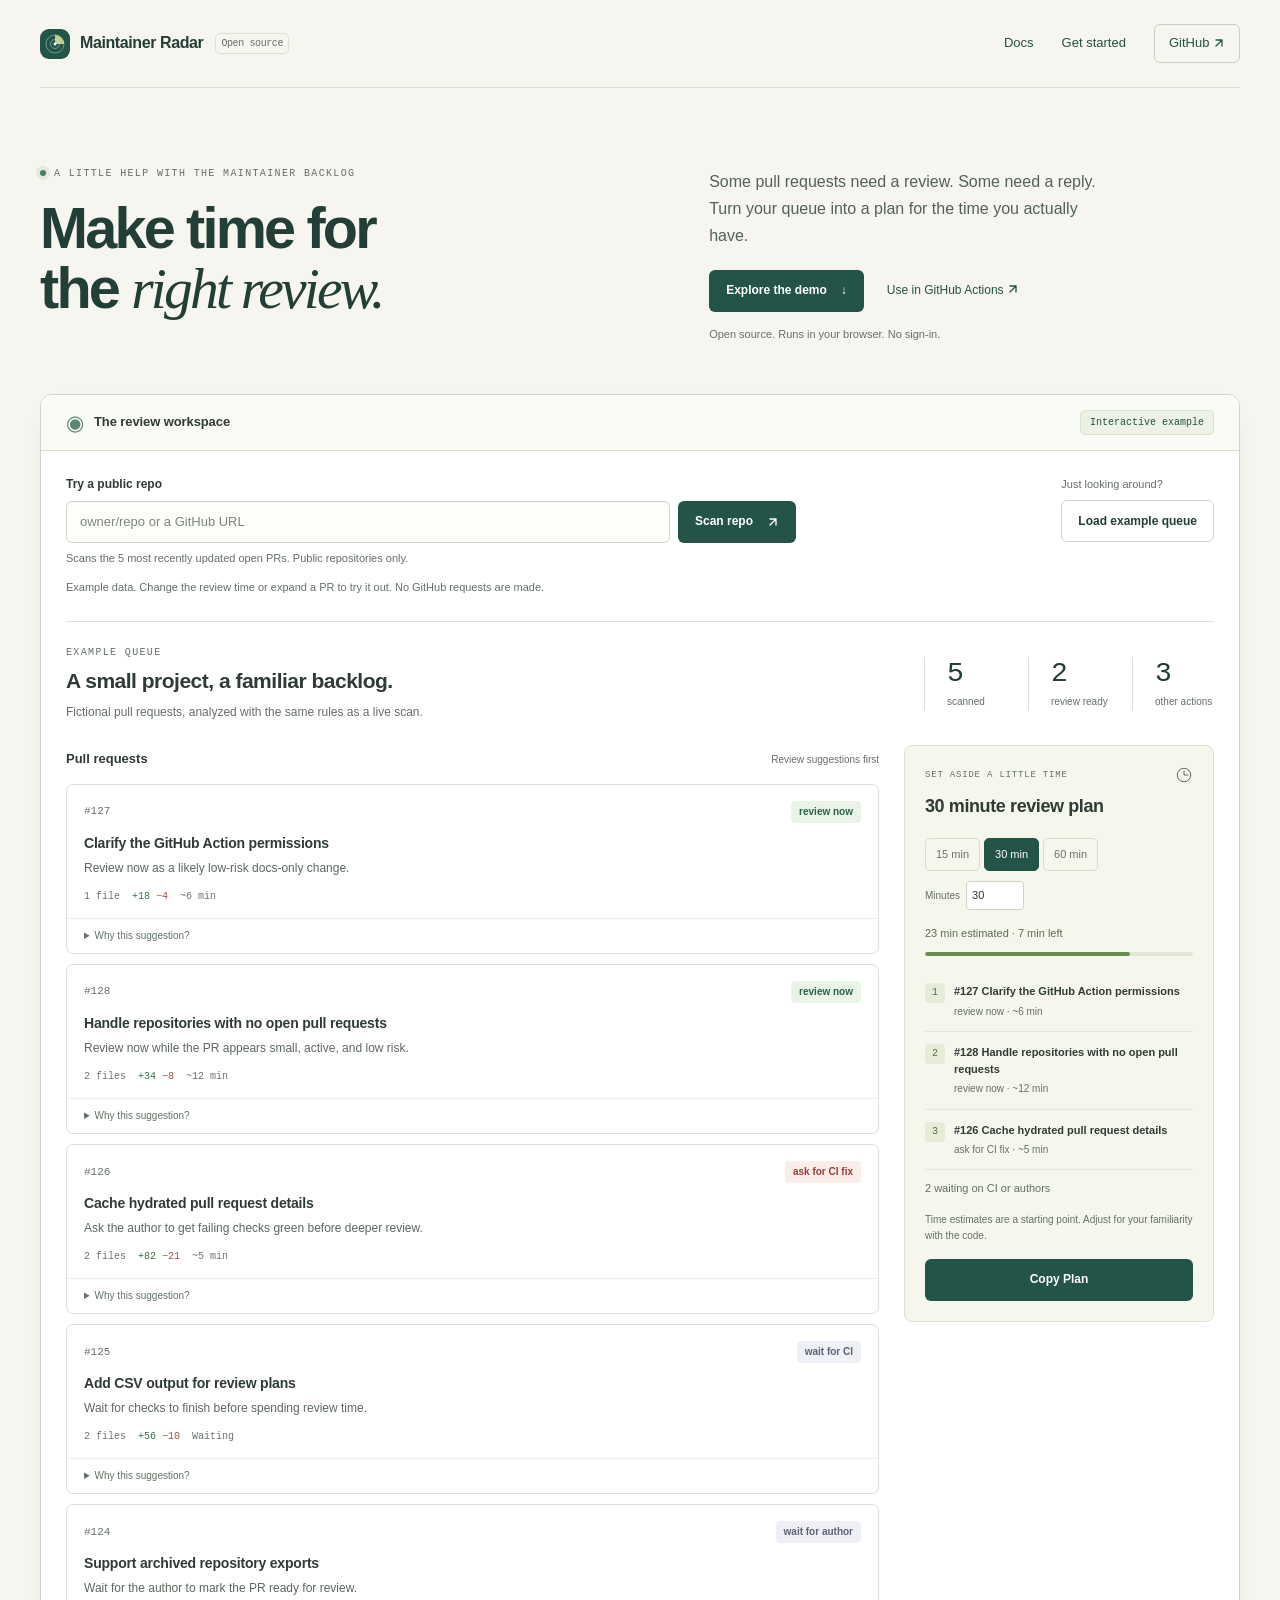
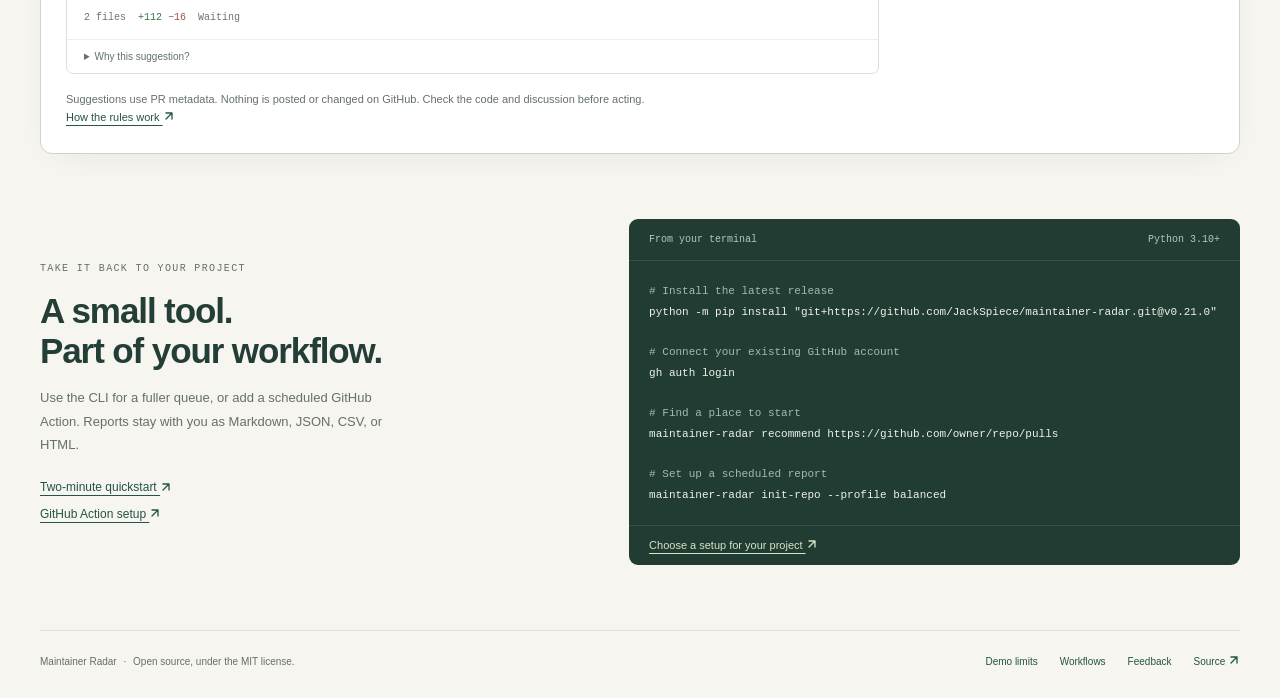
<file: docs/index.html>
<!doctype html>
<html lang="en">
<head>
  <meta charset="utf-8">
  <meta name="viewport" content="width=device-width, initial-scale=1">
  <title>Maintainer Radar | Make time for the right review</title>
  <meta name="description" content="Find pull requests ready for review, spot blockers, and make a review plan that fits your time. Try the interactive sample or scan a public GitHub repository.">
  <meta property="og:title" content="Maintainer Radar">
  <meta property="og:description" content="A practical starting point for your next review session. Explore a sample queue, scan a public repository, and build a review plan.">
  <meta property="og:type" content="website">
  <meta property="og:url" content="https://jackspiece.github.io/maintainer-radar/">
  <meta property="og:image" content="https://jackspiece.github.io/maintainer-radar/assets/social-preview.png">
  <meta property="og:image:width" content="1200">
  <meta property="og:image:height" content="630">
  <meta name="twitter:card" content="summary_large_image">
  <meta name="twitter:title" content="Maintainer Radar">
  <meta name="twitter:description" content="A practical starting point for your next review session. Explore a sample queue, scan a public repository, and build a review plan.">
  <meta name="twitter:image" content="https://jackspiece.github.io/maintainer-radar/assets/social-preview.png">
  <link rel="icon" type="image/svg+xml" href="assets/radar.svg">
  <link rel="stylesheet" href="assets/site.css">
</head>
<body>
  <a class="skip-link" href="#demo">Skip to the review workspace</a>
  <header class="site-header wrap">
    <a class="brand" href="./" aria-label="Maintainer Radar home"><img src="assets/radar.svg" width="30" height="30" alt="">Maintainer Radar<span class="version">Open source</span></a>
    <nav aria-label="Main navigation">
      <a href="quickstart.html">Docs</a>
      <a href="#install">Get started</a>
      <a class="github-link" href="https://github.com/JackSpiece/maintainer-radar">GitHub <svg class="arrow-icon" width="12" height="12" viewBox="0 0 12 12" fill="none" aria-hidden="true"><path d="M3 9 9 3M3 3h6v6" stroke="currentColor" stroke-width="1.3" stroke-linecap="round" stroke-linejoin="round"/></svg></a>
    </nav>
  </header>
  <main>
    <section class="hero wrap" aria-labelledby="hero-title">
      <div>
        <p class="eyebrow"><span class="status-dot" aria-hidden="true"></span> A little help with the maintainer backlog</p>
        <h1 id="hero-title">Make time for<br>the <em>right review.</em></h1>
      </div>
      <div class="hero-aside">
        <p>Some pull requests need a review. Some need a reply. Turn your queue into a plan for the time you actually have.</p>
        <div class="hero-links"><a class="button primary" href="#demo">Explore the demo <span aria-hidden="true">↓</span></a><a href="github-action.html">Use in GitHub Actions <svg class="arrow-icon" width="12" height="12" viewBox="0 0 12 12" fill="none" aria-hidden="true"><path d="M3 9 9 3M3 3h6v6" stroke="currentColor" stroke-width="1.3" stroke-linecap="round" stroke-linejoin="round"/></svg></a></div>
        <p class="fine-print">Open source. Runs in your browser. No sign-in.</p>
      </div>
    </section>

    <section id="demo" class="workspace wrap" aria-labelledby="workspace-title">
      <div class="workspace-heading">
        <div class="workspace-name"><span class="workspace-icon" aria-hidden="true">◉</span><h2 id="workspace-title">The review workspace</h2></div>
        <span class="source-badge" id="source-badge">Interactive example</span>
      </div>
      <div class="workspace-content">
        <div class="source-toolbar">
          <form id="repo-form" class="scan-form">
            <label for="repo-input">Try a public repo</label>
            <div class="scan-fields">
              <input id="repo-input" name="repository" type="text" placeholder="owner/repo or a GitHub URL" autocomplete="off" spellcheck="false" aria-describedby="scan-help" maxlength="250">
              <button class="button primary" id="repo-submit" type="submit">Scan repo <svg class="arrow-icon" width="12" height="12" viewBox="0 0 12 12" fill="none" aria-hidden="true"><path d="M3 9 9 3M3 3h6v6" stroke="currentColor" stroke-width="1.3" stroke-linecap="round" stroke-linejoin="round"/></svg></button>
              <button class="button subtle" id="scan-cancel" type="button" hidden>Cancel</button>
            </div>
            <p class="fine-print" id="scan-help">Scans the 5 most recently updated open PRs. Public repositories only.</p>
          </form>
          <div class="sample-control"><span>Just looking around?</span><button class="button secondary" type="button" id="load-sample">Load example queue</button></div>
        </div>
        <div id="demo-status" class="demo-status" role="status" aria-live="polite">Loading the example queue…</div>
        <noscript><p class="notice">Enable JavaScript to use the interactive demo. You can also <a href="quickstart.html">run Maintainer Radar from your terminal</a>.</p></noscript>
        <div id="scan-warning" class="notice" hidden></div>
        <div id="scan-error" class="error-panel" role="alert" hidden><strong id="scan-error-title">We couldn't load that queue.</strong><p id="scan-error-message"></p><button id="scan-retry" class="button secondary" type="button">Try again</button></div>
        <div id="results" aria-busy="false">
          <div class="queue-overview">
            <div><p class="eyebrow" id="queue-source">Example queue</p><h3 id="queue-title">A small project, a familiar backlog.</h3><p id="queue-description">Fictional pull requests, analyzed with the same rules as a live scan.</p></div>
            <div class="overview-stats" aria-label="Queue metrics">
              <div><strong id="metric-total">0</strong><span>scanned</span></div>
              <div><strong id="metric-review">0</strong><span>review ready</span></div>
              <div><strong id="metric-followup">0</strong><span>other actions</span></div>
            </div>
          </div>
          <div class="work-grid">
            <div class="queue-column">
              <div class="queue-heading"><h3>Pull requests</h3><span>Review suggestions first</span></div>
              <div id="queue-body" class="queue-list" aria-label="Pull request queue"></div>
              <p class="queue-footnote">Suggestions use PR metadata. Nothing is posted or changed on GitHub. Check the code and discussion before acting. <a href="heuristics.html">How the rules work <svg class="arrow-icon" width="12" height="12" viewBox="0 0 12 12" fill="none" aria-hidden="true"><path d="M3 9 9 3M3 3h6v6" stroke="currentColor" stroke-width="1.3" stroke-linecap="round" stroke-linejoin="round"/></svg></a></p>
            </div>
            <aside class="plan-column" aria-label="Your review plan">
              <div class="plan-panel">
                <div class="plan-heading"><span class="eyebrow">Set aside a little time</span><svg width="18" height="18" viewBox="0 0 24 24" fill="none" aria-hidden="true"><circle cx="12" cy="12" r="9" stroke="currentColor"/><path d="M12 6v6h6" stroke="currentColor"/></svg></div>
                <h3 id="plan-title">30 minute review plan</h3>
                <div class="budget-controls">
                  <div class="budget-presets" role="group" aria-label="Review time presets"><button type="button" data-budget="15" aria-pressed="false">15 min</button><button type="button" data-budget="30" aria-pressed="true">30 min</button><button type="button" data-budget="60" aria-pressed="false">60 min</button></div>
                  <label class="custom-budget" for="plan-minutes">Minutes <input id="plan-minutes" type="number" min="1" max="240" step="1" value="30"></label>
                </div>
                <p id="budget-error" class="fine-print" role="status" hidden>Enter a whole number from 1 to 240 minutes.</p>
                <p id="plan-meta" class="plan-meta"></p>
                <div class="time-track" aria-hidden="true"><span id="plan-progress"></span></div>
                <div id="plan-body" class="plan-list"></div>
                <p id="plan-overflow" class="fine-print"></p>
                <p class="plan-caveat">Time estimates are a starting point. Adjust for your familiarity with the code.</p>
                <button class="button primary full-width" id="copy-plan" type="button">Copy Plan</button>
              </div>
            </aside>
          </div>
        </div>
      </div>
    </section>

    <section id="install" class="install-section wrap" aria-labelledby="install-title">
      <div class="install-copy"><p class="eyebrow">Take it back to your project</p><h2 id="install-title">A small tool.<br>Part of your workflow.</h2><p>Use the CLI for a fuller queue, or add a scheduled GitHub Action. Reports stay with you as Markdown, JSON, CSV, or HTML.</p><div class="install-links"><a href="quickstart.html">Two-minute quickstart <svg class="arrow-icon" width="12" height="12" viewBox="0 0 12 12" fill="none" aria-hidden="true"><path d="M3 9 9 3M3 3h6v6" stroke="currentColor" stroke-width="1.3" stroke-linecap="round" stroke-linejoin="round"/></svg></a><a href="github-action.html">GitHub Action setup <svg class="arrow-icon" width="12" height="12" viewBox="0 0 12 12" fill="none" aria-hidden="true"><path d="M3 9 9 3M3 3h6v6" stroke="currentColor" stroke-width="1.3" stroke-linecap="round" stroke-linejoin="round"/></svg></a></div></div>
      <div class="terminal"><div class="terminal-heading"><span>From your terminal</span><span>Python 3.10+</span></div><pre><code><span class="code-comment"># Install the latest release</span>
python -m pip install "git+https://github.com/JackSpiece/maintainer-radar.git@v0.21.0"

<span class="code-comment"># Connect your existing GitHub account</span>
gh auth login

<span class="code-comment"># Find a place to start</span>
maintainer-radar recommend https://github.com/owner/repo/pulls

<span class="code-comment"># Set up a scheduled report</span>
maintainer-radar init-repo --profile balanced</code></pre><a href="adoption.html">Choose a setup for your project <svg class="arrow-icon" width="12" height="12" viewBox="0 0 12 12" fill="none" aria-hidden="true"><path d="M3 9 9 3M3 3h6v6" stroke="currentColor" stroke-width="1.3" stroke-linecap="round" stroke-linejoin="round"/></svg></a></div>
    </section>
  </main>
  <footer class="site-footer wrap"><span>Maintainer Radar <span class="footer-dot">·</span> Open source, under the MIT license.</span><nav aria-label="More resources"><a href="browser-preview.html">Demo limits</a><a href="attention-workflows.html">Workflows</a><a href="https://github.com/JackSpiece/maintainer-radar/issues/new/choose">Feedback</a><a href="https://github.com/JackSpiece/maintainer-radar">Source <svg class="arrow-icon" width="12" height="12" viewBox="0 0 12 12" fill="none" aria-hidden="true"><path d="M3 9 9 3M3 3h6v6" stroke="currentColor" stroke-width="1.3" stroke-linecap="round" stroke-linejoin="round"/></svg></a></nav></footer>
  <dialog id="export-dialog" aria-labelledby="export-title"><div class="dialog-heading"><h2 id="export-title">Copy or save this text</h2><button type="button" id="export-close" aria-label="Close export">×</button></div><p>Clipboard access isn't available here. Select the text to copy it, or download a file.</p><textarea id="export-text" readonly aria-label="Exported text" spellcheck="false"></textarea><a class="button primary" id="export-download" download="maintainer-radar.txt">Download text</a></dialog>
  <script src="assets/demo.js"></script>
</body>
</html>
</file>
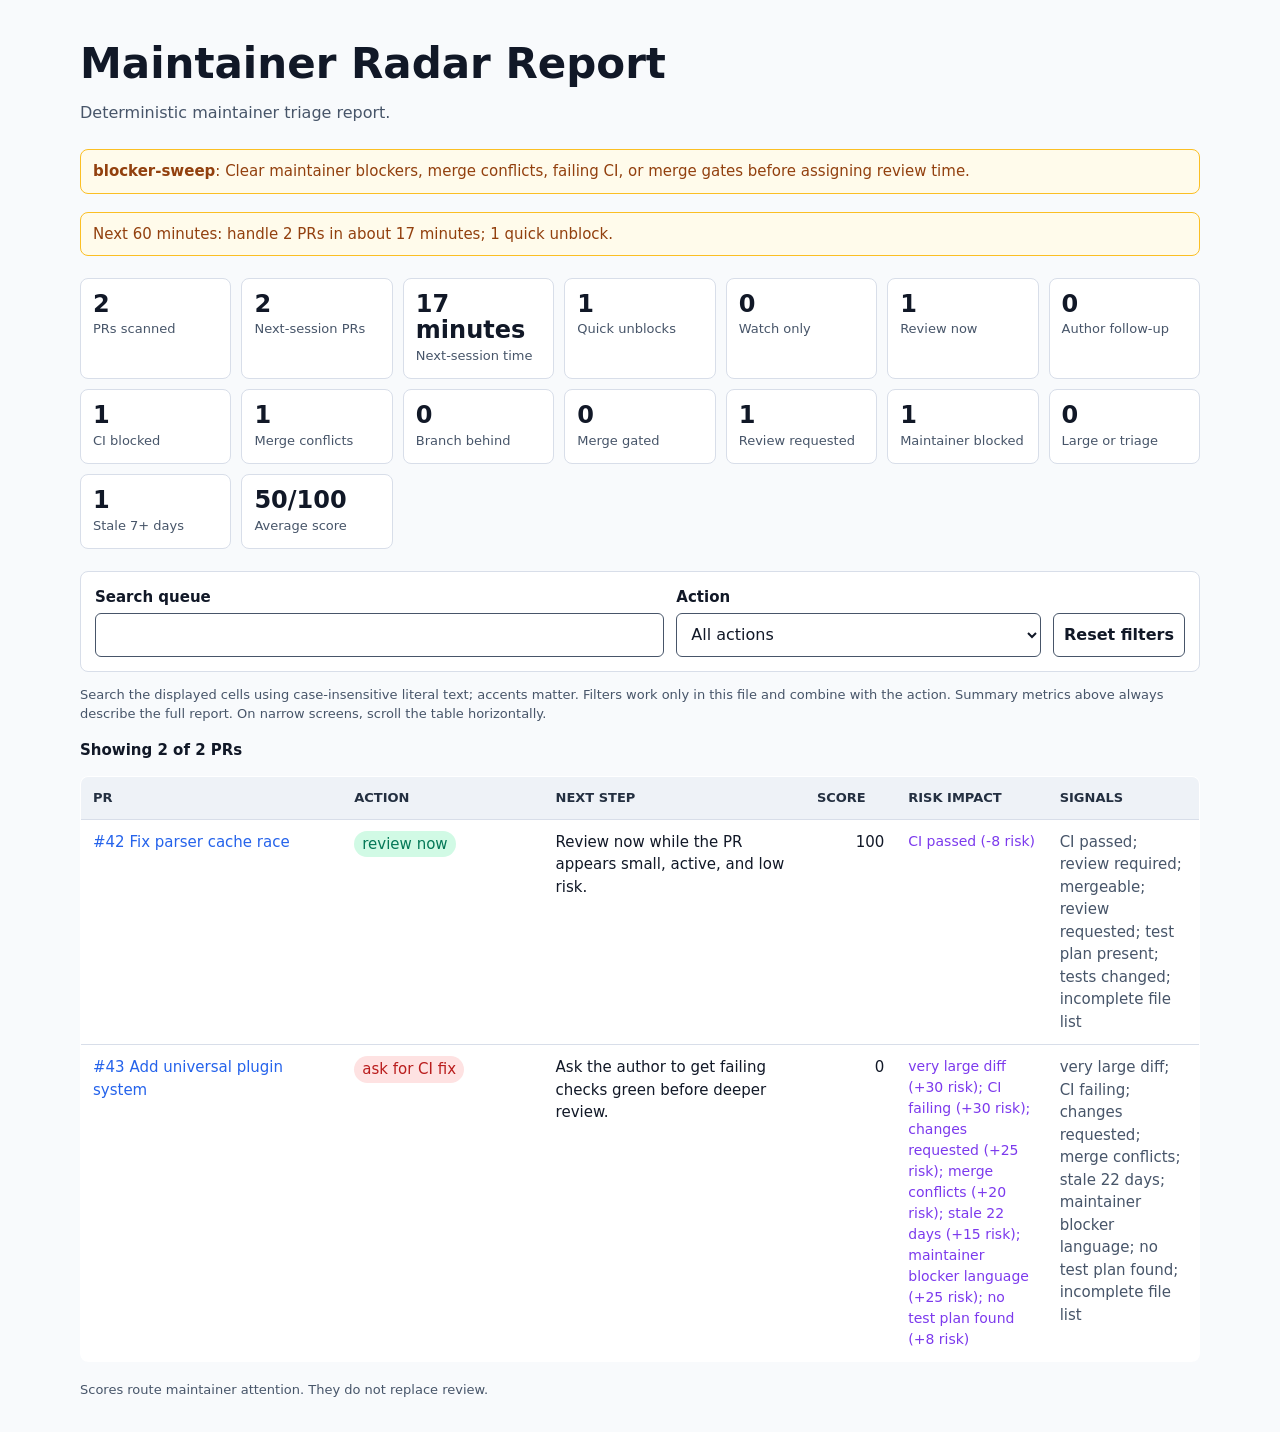
<file: examples/output/sample-report.html>
<!doctype html>
<html lang="en">
<head>
  <meta charset="utf-8">
  <meta name="viewport" content="width=device-width, initial-scale=1">
  <title>Maintainer Radar Report</title>
  <style>
    :root {
      color-scheme: light;
      --bg: #f8fafc;
      --text: #111827;
      --muted: #475569;
      --line: #d8dee9;
      --panel: #ffffff;
      --blue: #2563eb;
      --green: #047857;
      --amber: #b45309;
      --red: #b91c1c;
      --purple: #7c3aed;
    }
    body {
      margin: 0;
      background: var(--bg);
      color: var(--text);
      font: 15px/1.5 ui-sans-serif, system-ui, -apple-system, BlinkMacSystemFont, "Segoe UI", sans-serif;
    }
    main {
      width: min(1120px, calc(100% - 32px));
      margin: 32px auto;
    }
    header {
      margin-bottom: 24px;
    }
    h1 {
      margin: 0 0 6px;
      font-size: clamp(28px, 5vw, 42px);
      letter-spacing: 0;
    }
    .subtitle {
      margin: 0;
      color: var(--muted);
      font-size: 16px;
    }
    .metrics {
      display: grid;
      grid-template-columns: repeat(auto-fit, minmax(150px, 1fr));
      gap: 10px;
      margin: 22px 0;
    }
    .metric {
      border: 1px solid var(--line);
      border-radius: 8px;
      background: var(--panel);
      padding: 12px;
    }
    .metric strong {
      display: block;
      font-size: 24px;
      line-height: 1.1;
    }
    .metric span {
      color: var(--muted);
      font-size: 13px;
    }
    table {
      width: 100%;
      border-collapse: collapse;
      background: var(--panel);
      border: 1px solid var(--line);
      border-radius: 8px;
      overflow: hidden;
    }
    th, td {
      border-bottom: 1px solid var(--line);
      padding: 11px 12px;
      text-align: left;
      vertical-align: top;
    }
    th {
      background: #eef2f7;
      color: #243041;
      font-size: 13px;
      text-transform: uppercase;
    }
    tr:last-child td {
      border-bottom: 0;
    }
    a {
      color: var(--blue);
      text-decoration: none;
    }
    a:hover {
      text-decoration: underline;
    }
    .score {
      font-variant-numeric: tabular-nums;
      text-align: right;
      white-space: nowrap;
    }
    .action {
      display: inline-block;
      border-radius: 999px;
      padding: 2px 8px;
      background: #e5e7eb;
      color: #1f2937;
      white-space: nowrap;
    }
    .action-review-now {
      background: #d1fae5;
      color: var(--green);
    }
    .action-ask-for-ci-fix,
    .action-needs-author-follow-up,
    .action-wait-for-author {
      background: #fee2e2;
      color: var(--red);
    }
    .action-wait-for-ci,
    .action-review-with-caution,
    .action-request-smaller-pr {
      background: #fef3c7;
      color: var(--amber);
    }
    .signals {
      color: var(--muted);
    }
    .impact {
      color: var(--purple);
      font-size: 14px;
    }
    .empty {
      color: var(--muted);
      text-align: center;
    }
    .action-group {
      margin-top: 22px;
    }
    .action-group h2 {
      margin: 0 0 8px;
      font-size: 18px;
    }
    .action-group h2 span {
      color: var(--muted);
      font-size: 13px;
      font-weight: 500;
    }
    .plan-section {
      margin-top: 22px;
    }
    .plan-section h2 {
      margin: 0 0 8px;
      font-size: 18px;
    }
    .notice {
      border: 1px solid #fbbf24;
      border-radius: 8px;
      background: #fffbeb;
      color: #92400e;
      padding: 10px 12px;
      margin: 0 0 18px;
    }
    pre {
      white-space: pre-wrap;
      border: 1px solid var(--line);
      border-radius: 8px;
      background: var(--panel);
      padding: 14px;
      overflow-x: auto;
    }
    details {
      border: 1px solid var(--line);
      border-radius: 8px;
      background: var(--panel);
      padding: 10px 12px;
      margin: 8px 0;
    }
    summary {
      cursor: pointer;
      font-weight: 700;
    }
    details pre {
      margin-bottom: 0;
    }
    .draft-tools {
      display: flex;
      align-items: center;
      gap: 8px;
      margin: 10px 0;
    }
    .copy-draft {
      border: 1px solid var(--line);
      border-radius: 6px;
      background: #eef2f7;
      color: var(--text);
      cursor: pointer;
      font: inherit;
      font-weight: 700;
      padding: 6px 10px;
    }
    .copy-draft:hover {
      background: #e2e8f0;
    }
    .copy-state {
      color: var(--muted);
      font-size: 13px;
    }
    footer {
      margin-top: 18px;
      color: var(--muted);
      font-size: 13px;
    }
    .queue-filters {
      display: flex;
      flex-wrap: wrap;
      align-items: end;
      gap: 12px;
      border: 1px solid var(--line);
      border-radius: 8px;
      background: var(--panel);
      padding: 14px;
    }
    .queue-filters[hidden], .queue-report [hidden] {
      display: none;
    }
    .queue-search { flex: 2 1 16rem; min-width: 0; }
    .queue-action { flex: 1 1 13rem; min-width: 0; }
    .queue-filters label { display: block; font-weight: 700; margin-bottom: 4px; }
    .queue-filters input, .queue-filters select, .queue-filters button {
      box-sizing: border-box;
      max-width: 100%;
      min-height: 44px;
      border: 1px solid var(--muted);
      border-radius: 6px;
      background: var(--panel);
      color: var(--text);
      padding: 8px 10px;
      font: inherit;
      font-size: 16px;
    }
    .queue-filters input, .queue-filters select { width: 100%; }
    .queue-filters button { cursor: pointer; font-weight: 700; }
    .queue-report :focus-visible { outline: 3px solid var(--blue); outline-offset: 3px; }
    .queue-help { color: var(--muted); font-size: 13px; overflow-wrap: anywhere; }
    .queue-count { font-weight: 700; }
    .queue-table-region { max-width: 100%; overflow-x: auto; border-radius: 8px; }
    .queue-table-region table { min-width: 760px; table-layout: fixed; }
    .queue-table-region th:nth-child(1) { width: 24%; }
    .queue-table-region th:nth-child(2) { width: 18%; }
    .queue-table-region th:nth-child(3) { width: 24%; }
    .queue-table-region th:nth-child(4) { width: 7%; }
    .queue-table-region th:nth-child(5), .queue-table-region th:nth-child(6) { width: 13%; }
    .queue-table-region td { overflow-wrap: anywhere; }
    .queue-table-region .action { white-space: normal; }
  </style>
</head>
<body>
  <main>
    <header>
      <h1>Maintainer Radar Report</h1>
      <p class="subtitle">Deterministic maintainer triage report.</p>
    </header>
    <p class="notice"><strong>blocker-sweep</strong>: Clear maintainer blockers, merge conflicts, failing CI, or merge gates before assigning review time.</p><p class="notice">Next 60 minutes: handle 2 PRs in about 17 minutes; 1 quick unblock.</p><section class="metrics"><div class="metric"><strong>2</strong><span>PRs scanned</span></div>
<div class="metric"><strong>2</strong><span>Next-session PRs</span></div>
<div class="metric"><strong>17 minutes</strong><span>Next-session time</span></div>
<div class="metric"><strong>1</strong><span>Quick unblocks</span></div>
<div class="metric"><strong>0</strong><span>Watch only</span></div>
<div class="metric"><strong>1</strong><span>Review now</span></div>
<div class="metric"><strong>0</strong><span>Author follow-up</span></div>
<div class="metric"><strong>1</strong><span>CI blocked</span></div>
<div class="metric"><strong>1</strong><span>Merge conflicts</span></div>
<div class="metric"><strong>0</strong><span>Branch behind</span></div>
<div class="metric"><strong>0</strong><span>Merge gated</span></div>
<div class="metric"><strong>1</strong><span>Review requested</span></div>
<div class="metric"><strong>1</strong><span>Maintainer blocked</span></div>
<div class="metric"><strong>0</strong><span>Large or triage</span></div>
<div class="metric"><strong>1</strong><span>Stale 7+ days</span></div>
<div class="metric"><strong>50/100</strong><span>Average score</span></div></section>
    <section class="queue-report" aria-label="Pull request queue"><form id="queue-filters" class="queue-filters" hidden aria-label="Filter pull requests" aria-describedby="queue-help"><div class="queue-search"><label for="queue-search">Search queue</label><input id="queue-search" type="search" autocomplete="off" aria-controls="queue-results" aria-describedby="queue-help"></div><div class="queue-action"><label for="queue-action">Action</label><select id="queue-action" aria-controls="queue-results"><option value="">All actions</option><option value="review now">review now</option><option value="ask for CI fix">ask for CI fix</option></select></div><button id="queue-reset" type="button">Reset filters</button></form><p id="queue-help" class="queue-help">Search the displayed cells using case-insensitive literal text; accents matter. Filters work only in this file and combine with the action. Summary metrics above always describe the full report. On narrow screens, scroll the table horizontally.</p><p id="queue-count" class="queue-count" role="status" aria-live="polite" aria-atomic="true">Showing 2 of 2 PRs</p><p id="queue-filter-fallback" class="queue-help">All report rows are shown. Local filters require JavaScript.</p><p id="queue-filter-empty" class="empty" hidden>No pull requests match these filters. Clear the search or reset filters to show all rows.</p><div id="queue-results" class="queue-table-region" role="region" aria-label="Pull request queue table" tabindex="0"><table><thead><tr><th>PR</th><th>Action</th><th>Next step</th><th>Score</th><th>Risk impact</th><th>Signals</th></tr></thead><tbody><tr><td><a href="https://github.com/example/project/pull/42">#42 Fix parser cache race</a></td><td><span class="action action-review-now">review now</span></td><td>Review now while the PR appears small, active, and low risk.</td><td class="score">100</td><td class="impact">CI passed (-8 risk)</td><td class="signals">CI passed; review required; mergeable; review requested; test plan present; tests changed; incomplete file list</td></tr>
<tr><td><a href="https://github.com/example/project/pull/43">#43 Add universal plugin system</a></td><td><span class="action action-ask-for-ci-fix">ask for CI fix</span></td><td>Ask the author to get failing checks green before deeper review.</td><td class="score">0</td><td class="impact">very large diff (+30 risk); CI failing (+30 risk); changes requested (+25 risk); merge conflicts (+20 risk); stale 22 days (+15 risk); maintainer blocker language (+25 risk); no test plan found (+8 risk)</td><td class="signals">very large diff; CI failing; changes requested; merge conflicts; stale 22 days; maintainer blocker language; no test plan found; incomplete file list</td></tr></tbody></table></div></section>
    <footer>Scores route maintainer attention. They do not replace review.</footer>
  </main>
  <script>
    (() => {
      function fallbackCopy(text) {
        const area = document.createElement("textarea");
        area.value = text;
        area.setAttribute("readonly", "");
        area.style.position = "fixed";
        area.style.left = "-9999px";
        document.body.appendChild(area);
        area.select();
        try {
          return document.execCommand("copy");
        } finally {
          area.remove();
        }
      }

      async function copyText(text) {
        if (navigator.clipboard && window.isSecureContext) {
          await navigator.clipboard.writeText(text);
          return true;
        }
        return fallbackCopy(text);
      }

      function setState(button, text) {
        const state = button.parentElement.querySelector("[data-copy-state]");
        if (!state) {
          return;
        }
        state.textContent = text;
        setTimeout(() => {
          if (state.textContent === text) {
            state.textContent = "";
          }
        }, 2000);
      }

      document.addEventListener("click", async (event) => {
        const target = event.target;
        if (!(target instanceof Element)) {
          return;
        }
        const button = target.closest("[data-copy-target]");
        if (!(button instanceof HTMLButtonElement)) {
          return;
        }
        const source = document.getElementById(button.dataset.copyTarget || "");
        if (!source) {
          return;
        }
        try {
          const copied = await copyText(source.textContent || "");
          setState(button, copied ? "Copied" : "Select and copy");
        } catch (error) {
          setState(button, "Copy failed");
        }
      });
    })();
  </script>
  <script>
    (() => {
      const form = document.getElementById("queue-filters");
      const search = document.getElementById("queue-search");
      const action = document.getElementById("queue-action");
      const reset = document.getElementById("queue-reset");
      const count = document.getElementById("queue-count");
      const empty = document.getElementById("queue-filter-empty");
      const region = document.getElementById("queue-results");
      const fallback = document.getElementById("queue-filter-fallback");
      if (!form || !search || !action || !reset || !count || !empty || !region || !fallback) {
        return;
      }
      const normalize = (text) => text.normalize("NFC").toLowerCase();
      const rows = Array.from(region.querySelectorAll("tbody tr"), (row) => ({
        row,
        text: normalize(Array.from(row.cells, (cell) => cell.textContent).join(" ")),
        action: row.querySelector(".action").textContent
      }));
      function applyFilters() {
        const query = normalize(search.value.trim());
        const selectedAction = action.value;
        let shown = 0;
        for (const entry of rows) {
          const matches = entry.text.includes(query) &&
            (!selectedAction || entry.action === selectedAction);
          entry.row.hidden = !matches;
          if (matches) shown += 1;
        }
        count.textContent = `Showing ${shown} of ${rows.length} PRs`;
        empty.hidden = shown !== 0 || rows.length === 0;
      }
      form.addEventListener("submit", (event) => event.preventDefault());
      search.addEventListener("input", applyFilters);
      action.addEventListener("change", applyFilters);
      reset.addEventListener("click", () => {
        search.value = "";
        action.value = "";
        applyFilters();
        search.focus();
      });
      applyFilters();
      fallback.hidden = true;
      form.hidden = false;
    })();
  </script>
</body>
</html>
</file>
<file: docs/assets/site.css>
:root {
  color-scheme: light;
  --paper: #f6f5ef;
  --surface: #ffffff;
  --ink: #233e36;
  --text: #303b36;
  --muted: #657069;
  --line: #dedfd5;
  --green: #245347;
  --green-light: #eaf1e9;
  --accent: #e6ecb5;
  --amber: #85501a;
  --amber-light: #fcf0df;
  --red: #973f35;
  --red-light: #fbede9;
}
*, *::before, *::after { box-sizing: border-box; }
html { scroll-behavior: smooth; scroll-padding-top: 24px; }
body { margin: 0; background: var(--paper); color: var(--text); font: 14px/1.55 -apple-system, BlinkMacSystemFont, "Segoe UI", sans-serif; -webkit-font-smoothing: antialiased; }
button, input, textarea { font: inherit; }
button, a, summary { -webkit-tap-highlight-color: transparent; }
button, summary { cursor: pointer; }
a { color: var(--green); text-underline-offset: 4px; }
a:hover { text-decoration-thickness: 2px; }
button { color: inherit; }
button:disabled { opacity: .45; cursor: not-allowed; }
[hidden] { display: none !important; }
:focus-visible { outline: 3px solid #a76b12; outline-offset: 4px; }
button, a { touch-action: manipulation; }
h1, h2, h3, p { margin: 0; }
.wrap { width: min(1240px, calc(100% - 80px)); margin-inline: auto; }
.skip-link { position: fixed; top: -70px; left: 20px; z-index: 10; padding: 12px 18px; background: var(--ink); color: white; border-radius: 8px; }
.skip-link:focus { top: 12px; }
.site-header { min-height: 88px; display: flex; align-items: center; justify-content: space-between; gap: 24px; border-bottom: 1px solid var(--line); }
.brand { display: flex; align-items: center; gap: 10px; font-size: 16px; font-weight: 720; letter-spacing: -.4px; text-decoration: none; color: var(--ink); }
.version { font: 10px/1.5 ui-monospace, monospace; font-weight: 500; color: var(--muted); border: 1px solid var(--line); border-radius: 5px; padding: 2px 5px; margin-left: 2px; }
.site-header nav { display: flex; gap: 28px; align-items: center; }
.site-header nav a { text-decoration: none; font-size: 13px; }
.site-header nav a:hover { text-decoration: underline; }
.github-link { border: 1px solid #c8cec3; padding: 8px 14px; border-radius: 6px; }
.hero { display: grid; grid-template-columns: 1.14fr 1fr; align-items: center; gap: 64px; padding-block: 55px 52px; }
.eyebrow { display: flex; align-items: center; gap: 8px; color: var(--muted); font: 10px/1.5 ui-monospace, SFMono-Regular, Consolas, monospace; text-transform: uppercase; letter-spacing: 1.35px; }
.status-dot { width: 6px; height: 6px; border-radius: 50%; background: #497967; box-shadow: 0 0 0 4px #e4e9dd; }
h1 { font-size: clamp(40px, 4.5vw, 62px); letter-spacing: -2.8px; line-height: 1.05; font-weight: 620; color: var(--ink); margin-top: 17px; }
h1 em { font-family: Georgia, "Times New Roman", serif; font-weight: 400; }
.hero-aside { padding-top: 25px; }
.hero-aside > p:first-child { max-width: 410px; font-size: 16px; line-height: 1.7; color: #536259; }
.hero-links { display: flex; align-items: center; gap: 23px; margin: 20px 0 14px; }
.hero-links > a:not(.button) { font-size: 12px; text-decoration: none; }
.button { display: inline-flex; justify-content: center; align-items: center; gap: 14px; border: 1px solid transparent; min-height: 42px; padding: 9px 16px; border-radius: 6px; font-size: 12px; font-weight: 620; text-decoration: none; white-space: nowrap; transition: background .15s, border-color .15s; }
.button.primary { background: var(--green); color: white; }
.button.primary:hover { background: #173f34; }
.button.secondary { background: white; border-color: #ced4c9; color: var(--ink); }
.button.secondary:hover { background: var(--green-light); border-color: #9fb4a5; }
.button.subtle { background: transparent; color: var(--muted); padding-inline: 10px; }
.button.subtle:hover { background: var(--green-light); }
.fine-print { color: var(--muted); font-size: 11px; line-height: 1.5; }
.workspace { background: var(--surface); border: 1px solid #ced5c8; border-radius: 12px; box-shadow: 0 8px 34px -18px #243e3524; overflow: clip; }
.workspace-heading { display: flex; justify-content: space-between; align-items: center; gap: 16px; padding: 15px 25px; border-bottom: 1px solid var(--line); background: #fafbf7; }
.workspace-name { display: flex; gap: 10px; align-items: center; }
.workspace-icon { color: #608475; font-size: 21px; line-height: 1; }
.workspace-heading h2 { font-size: 13px; font-weight: 650; letter-spacing: -.1px; }
.source-badge { font: 10px/1.5 ui-monospace, monospace; padding: 4px 9px; color: var(--green); background: #edf2e6; border: 1px solid #d8e2cc; border-radius: 5px; }
.source-badge[data-live="true"] { background: #e8f4ed; }
.workspace-content { padding: 24px 25px 27px; }
.source-toolbar { display: flex; gap: 28px; align-items: start; justify-content: space-between; }
.scan-form { flex: 1; max-width: 730px; min-width: 0; }
.scan-form > label { display: block; font-size: 12px; font-weight: 650; margin-bottom: 7px; }
.scan-fields { display: flex; gap: 8px; }
.scan-fields input { flex: 1; width: 100%; min-width: 0; border: 1px solid #cbd4c9; background: #fdfefa; border-radius: 6px; padding: 10px 13px; font-size: 13px; color: var(--text); }
input::placeholder { color: #7d867c; }
.scan-fields input:focus { outline: 2px solid #8baa93; outline-offset: 1px; }
.scan-form .fine-print { margin-top: 7px; }
.sample-control { display: grid; gap: 7px; padding-top: 1px; }
.sample-control > span { font-size: 11px; color: var(--muted); }
.demo-status { font-size: 11px; color: var(--muted); min-height: 20px; margin-top: 13px; }
.demo-status[data-kind="loading"] { color: var(--green); }
.demo-status[data-kind="loading"]::before { content: ""; display: inline-block; width: 10px; height: 10px; margin-right: 7px; border: 1px solid #aabdae; border-top-color: var(--green); border-radius: 50%; animation: spin 1s linear infinite; }
.notice, .error-panel { margin-top: 12px; border-radius: 6px; padding: 12px 15px; font-size: 12px; background: var(--amber-light); color: #784917; border: 1px solid #ead7b9; }
.error-panel { background: var(--red-light); color: var(--red); border-color: #e9cfc8; }
.error-panel p { margin: 5px 0 10px; }
.error-panel strong { display: block; }
.queue-overview { display: flex; align-items: center; justify-content: space-between; gap: 20px; margin-top: 22px; padding: 23px 0 24px; border-top: 1px solid var(--line); }
.queue-overview h3 { margin-top: 5px; font-size: 21px; font-weight: 630; letter-spacing: -.5px; overflow-wrap: anywhere; }
.queue-overview > div > p:last-child { margin-top: 5px; color: var(--muted); font-size: 12px; max-width: 550px; }
.overview-stats { display: flex; gap: 0; flex-shrink: 0; }
.overview-stats div { display: grid; min-width: 82px; padding-left: 22px; margin-left: 22px; border-left: 1px solid var(--line); }
.overview-stats strong { color: var(--ink); font: 500 28px/1.2 ui-monospace, monospace; letter-spacing: -1.5px; }
.overview-stats span { font-size: 10px; color: var(--muted); margin-top: 4px; }
.work-grid { display: grid; grid-template-columns: minmax(0, 1fr) 310px; gap: 25px; align-items: start; }
.queue-column, .plan-column { min-width: 0; }
input[type="checkbox"] { accent-color: var(--green); }
.queue-list { display: grid; gap: 10px; }
.pr-card { border: 1px solid var(--line); border-radius: 7px; background: #fff; overflow: hidden; }
.pr-card-main { padding: 16px 17px 14px; }
.pr-topline { display: flex; align-items: center; justify-content: space-between; gap: 10px; margin-bottom: 10px; }
.pr-number { font: 11px/1.5 ui-monospace, monospace; color: var(--muted); }
.pill { display: inline-block; font-size: 10px; line-height: 1.6; font-weight: 550; border-radius: 4px; padding: 3px 8px; background: #f0f1ed; color: #57635d; }
.pill.review { color: #266343; background: #e9f3e8; }
.pill.ci, .pill.caution { color: var(--amber); background: var(--amber-light); }
.pill.followup { color: var(--red); background: var(--red-light); }
.pill.waiting { color: #5f6277; background: #eef0f5; }
.pr-card h4 { margin: 0; font-size: 14px; font-weight: 620; letter-spacing: -.2px; line-height: 1.5; overflow-wrap: anywhere; }
.pr-card h4 a { text-decoration: none; color: var(--text); }
.pr-card h4 a:hover { color: var(--green); text-decoration: underline; }
.pr-next { font-size: 12px; color: #5c685f; margin-top: 5px; }
.pr-metadata { display: flex; gap: 12px; flex-wrap: wrap; align-items: center; margin-top: 12px; font: 10px/1.5 ui-monospace, monospace; color: #6a746e; }
.diff-add { color: #397246; }
.diff-remove { color: #9b5348; }
.pr-details { border-top: 1px solid #edf0e8; }
.pr-details summary { font-size: 10px; color: #627266; padding: 9px 17px; }
.pr-details[open] summary { background: #f9faf6; }
.pr-evidence { padding: 4px 17px 15px; display: grid; grid-template-columns: 1fr 1fr; gap: 14px; }
.pr-evidence h5 { margin: 8px 0 5px; font-size: 11px; font-weight: 650; }
.pr-evidence ul { margin: 0; padding-left: 15px; font-size: 11px; color: var(--muted); }
.pr-evidence li { margin-bottom: 4px; }
.pr-score { grid-column: 1 / -1; font-size: 11px; color: var(--muted); border-top: 1px solid var(--line); padding-top: 10px; }
.pr-score strong { color: var(--text); }
.empty-state { padding: 48px 20px; text-align: center; color: var(--muted); border: 1px dashed #cbd4c5; border-radius: 8px; }
.empty-state strong { display: block; color: var(--ink); font-size: 15px; margin-bottom: 6px; }
.empty-state p { max-width: 360px; margin-inline: auto; font-size: 12px; }
.queue-footnote { color: var(--muted); font-size: 11px; line-height: 1.65; margin-top: 16px; max-width: 580px; }
.queue-footnote a { white-space: nowrap; }
.plan-panel { padding: 20px; border: 1px solid #dbe2cf; background: #f5f7ed; border-radius: 8px; }
.plan-heading { display: flex; align-items: center; justify-content: space-between; }
.plan-heading > span:last-child { font-size: 21px; line-height: 1; color: #718567; }
.plan-heading .eyebrow { font-size: 9px; letter-spacing: .8px; }
.plan-panel h3 { font-size: 18px; letter-spacing: -.4px; font-weight: 620; margin-top: 9px; }
.budget-controls { display: flex; flex-wrap: wrap; gap: 10px; align-items: center; margin: 17px 0 15px; }
.budget-presets { display: flex; gap: 4px; }
.budget-presets button { border: 1px solid #d6ddca; background: transparent; padding: 7px 10px; border-radius: 5px; color: var(--muted); font-size: 11px; }
.budget-presets button[aria-pressed="true"] { background: var(--green); border-color: var(--green); color: white; }
.custom-budget { display: flex; align-items: center; gap: 6px; color: var(--muted); font-size: 10px; }
.custom-budget input { width: 58px; padding: 5px; background: #fff; border: 1px solid #cdd6c0; border-radius: 4px; color: var(--text); font-size: 11px; }
.plan-meta { font-size: 11px; color: #5c6b54; }
.time-track { height: 4px; background: #e2e7d7; border-radius: 5px; overflow: hidden; margin: 10px 0 15px; }
.time-track span { display: block; height: 100%; width: 0; background: #6c8d50; border-radius: inherit; transition: width .2s; }
.time-track[data-over="true"] span { background: var(--amber); }
.plan-list { display: grid; }
.plan-row { display: grid; grid-template-columns: 20px 1fr; gap: 3px 9px; padding: 12px 0; border-bottom: 1px solid #e2e7d8; }
.plan-order { font: 10px/20px ui-monospace, monospace; text-align: center; background: #e7ecd9; border-radius: 4px; grid-row: span 2; height: 20px; color: #547045; }
.plan-row strong { font-size: 11px; font-weight: 550; overflow-wrap: anywhere; }
.plan-row strong a { color: var(--text); text-decoration: none; }
.plan-row strong a:hover { text-decoration: underline; }
.plan-row > span:last-child { font-size: 10px; color: var(--muted); }
.plan-empty { font-size: 12px; padding: 16px 0; color: var(--muted); }
#plan-overflow { margin-top: 10px; }
#plan-overflow[data-over="true"] { color: var(--amber); font-weight: 550; }
.plan-caveat { font-size: 10px; color: var(--muted); margin: 15px 0; line-height: 1.6; }
.full-width { width: 100%; }
.install-section { padding-block: 65px; display: grid; grid-template-columns: 1fr 1.2fr; gap: 80px; align-items: center; }
.install-copy h2 { font-size: 35px; line-height: 1.15; letter-spacing: -1.1px; color: var(--ink); font-weight: 550; margin: 15px 0; }
.install-copy > p:not(.eyebrow) { color: var(--muted); max-width: 350px; font-size: 13px; line-height: 1.8; }
.install-links { display: grid; gap: 8px; font-size: 12px; margin-top: 22px; }
.install-links a { width: fit-content; }
.terminal { background: #213c33; color: #eff3e8; border-radius: 9px; overflow: hidden; min-width: 0; }
.terminal-heading { display: flex; justify-content: space-between; gap: 15px; padding: 13px 20px; border-bottom: 1px solid #3a5046; font: 10px/1.5 ui-monospace, monospace; color: #b6c8b9; }
.terminal pre { margin: 0; padding: 20px; font: 11px/1.85 ui-monospace, SFMono-Regular, Consolas, monospace; white-space: pre-wrap; overflow-wrap: anywhere; }
.terminal .code-comment { color: #a5baaa; }
.terminal > a { display: block; padding: 11px 20px; color: #d6e5c7; font-size: 11px; border-top: 1px solid #3a5046; }
.site-footer { border-top: 1px solid var(--line); padding-block: 23px 28px; display: flex; align-items: center; justify-content: space-between; gap: 20px; font-size: 10px; color: var(--muted); }
.site-footer nav { display: flex; gap: 22px; }
.site-footer a { text-decoration: none; }
.footer-dot { margin-inline: 4px; }
dialog { border: 1px solid #cad5c5; border-radius: 10px; padding: 24px; width: min(650px, calc(100% - 32px)); color: var(--text); background: var(--surface); box-shadow: 0 18px 50px #18352622; }
dialog::backdrop { background: #18352666; }
.dialog-heading { display: flex; gap: 20px; align-items: center; justify-content: space-between; }
.dialog-heading h2 { font-size: 19px; }
.dialog-heading button { border: 0; background: #edf2e7; border-radius: 5px; font-size: 23px; width: 35px; height: 35px; }
dialog p { margin: 10px 0; font-size: 12px; color: var(--muted); }
dialog textarea { width: 100%; min-height: 280px; max-height: 55vh; padding: 12px; border: 1px solid var(--line); border-radius: 5px; font: 11px/1.6 ui-monospace, monospace; resize: vertical; }
dialog .button { margin-top: 12px; }
@keyframes spin { to { transform: rotate(360deg); } }
@media (min-width: 1400px) { .hero { padding-block: 62px; } }
@media (max-width: 1100px) {
  .wrap { width: calc(100% - 48px); }
  .hero { gap: 40px; }
  .hero-links { gap: 14px; }
  .hero-links > a:not(.button) { font-size: 11px; }
  .work-grid { grid-template-columns: minmax(0, 1fr) 285px; gap: 18px; }
  .overview-stats div { padding-left: 14px; margin-left: 14px; min-width: 67px; }
  .workspace-content { padding: 20px; }
  .install-section { gap: 40px; }
}
@media (max-width: 800px) {
  .version { display: none; }
  .site-header { min-height: 70px; }
  .site-header nav { gap: 18px; }
  .hero { gap: 28px; padding-block: 34px; }
  .hero .eyebrow { font-size: 8px; letter-spacing: .8px; }
  h1 { font-size: 43px; letter-spacing: -2px; }
  .hero-aside { padding-top: 0; }
  .hero-aside > p:first-child { font-size: 13px; }
  .hero-links { flex-wrap: wrap; margin-top: 13px; }
  .source-toolbar { gap: 15px; }
  .sample-control { align-self: center; padding-top: 16px; }
  .sample-control > span { display: none; }
  .sample-control .button { font-size: 10px; padding-inline: 10px; }
  .queue-overview { align-items: start; flex-direction: column; }
  .overview-stats { width: 100%; }
  .overview-stats div { flex: 1; margin-left: 0; padding-left: 17px; }
  .overview-stats div:first-child { border-left: 0; padding-left: 0; }
  .work-grid { grid-template-columns: minmax(0, 1fr); }
  .plan-column { max-width: none; grid-row: 1; }
  .install-section { padding-block: 40px; gap: 28px; }
  .install-copy h2 { font-size: 28px; }
  .site-footer { flex-wrap: wrap; }
}
@media (max-width: 540px) {
  .wrap { width: calc(100% - 28px); }
  .site-header { gap: 10px; }
  .brand { font-size: 13px; gap: 7px; }
  .brand img { width: 25px; height: 25px; }
  .site-header nav { gap: 15px; }
  .site-header nav a { font-size: 11px; }
  .site-header nav a[href="#install"] { display: none; }
  .github-link { padding: 6px 9px; }
  .hero { grid-template-columns: 1fr; gap: 19px; padding-block: 30px; }
  h1 { font-size: 47px; margin-top: 15px; }
  .hero-aside > p:first-child { font-size: 14px; line-height: 1.65; max-width: 370px; }
  .hero .eyebrow { font-size: 9px; }
  .hero-links { gap: 20px; }
  .hero-aside .fine-print { font-size: 10px; }
  .workspace-heading { padding: 12px 14px; gap: 8px; flex-wrap: wrap; }
  .workspace-heading h2 { font-size: 12px; }
  .source-badge { font-size: 9px; }
  .workspace-content { padding: 15px 13px; }
  .source-toolbar { flex-direction: column; gap: 10px; }
  .scan-form { width: 100%; }
  .scan-fields .button { padding-inline: 11px; gap: 6px; font-size: 11px; }
  .scan-fields input { padding: 10px; font-size: 12px; }
  .sample-control { display: flex; align-self: start; padding: 0; align-items: center; }
  .sample-control > span { display: inline; font-size: 10px; }
  .sample-control .button { min-height: 32px; padding-block: 5px; }
  .demo-status { font-size: 10px; }
  .queue-overview { margin-top: 15px; padding: 18px 0; gap: 18px; }
  .queue-overview h3 { font-size: 19px; }
  .queue-overview > div > p:last-child { font-size: 11px; }
  .overview-stats strong { font-size: 24px; }
  .overview-stats span { font-size: 10px; }
  .pr-card-main { padding: 13px; }
  .pr-card h4 { font-size: 13px; }
  .pr-next { font-size: 11px; }
  .pr-evidence { grid-template-columns: 1fr; gap: 6px; }
  .pr-evidence .pr-score { margin-top: 5px; }
  .plan-column { grid-template-columns: 1fr; }
  .plan-panel { padding: 18px; }
  .plan-row strong { font-size: 12px; }
  .plan-row > span:last-child { font-size: 11px; }
  .install-section { grid-template-columns: 1fr; gap: 25px; padding-block: 38px; }
  .install-copy h2 { font-size: 31px; }
  .site-footer { gap: 14px; }
  .site-footer nav { gap: 20px; flex-wrap: wrap; }
}
@media (prefers-reduced-motion: reduce) { html { scroll-behavior: auto; } *, *::before, *::after { transition: none !important; animation: none !important; } }

.queue-heading { display: flex; justify-content: space-between; align-items: center; gap: 12px; margin: 4px 0 14px; }
.queue-heading h3 { font-size: 13px; font-weight: 600; }
.queue-heading span { font-size: 10px; color: var(--muted); }
#budget-error { color: var(--red); margin-bottom: 10px; }

.arrow-icon { display: inline-block; flex-shrink: 0; vertical-align: -.1em; }
</file>
